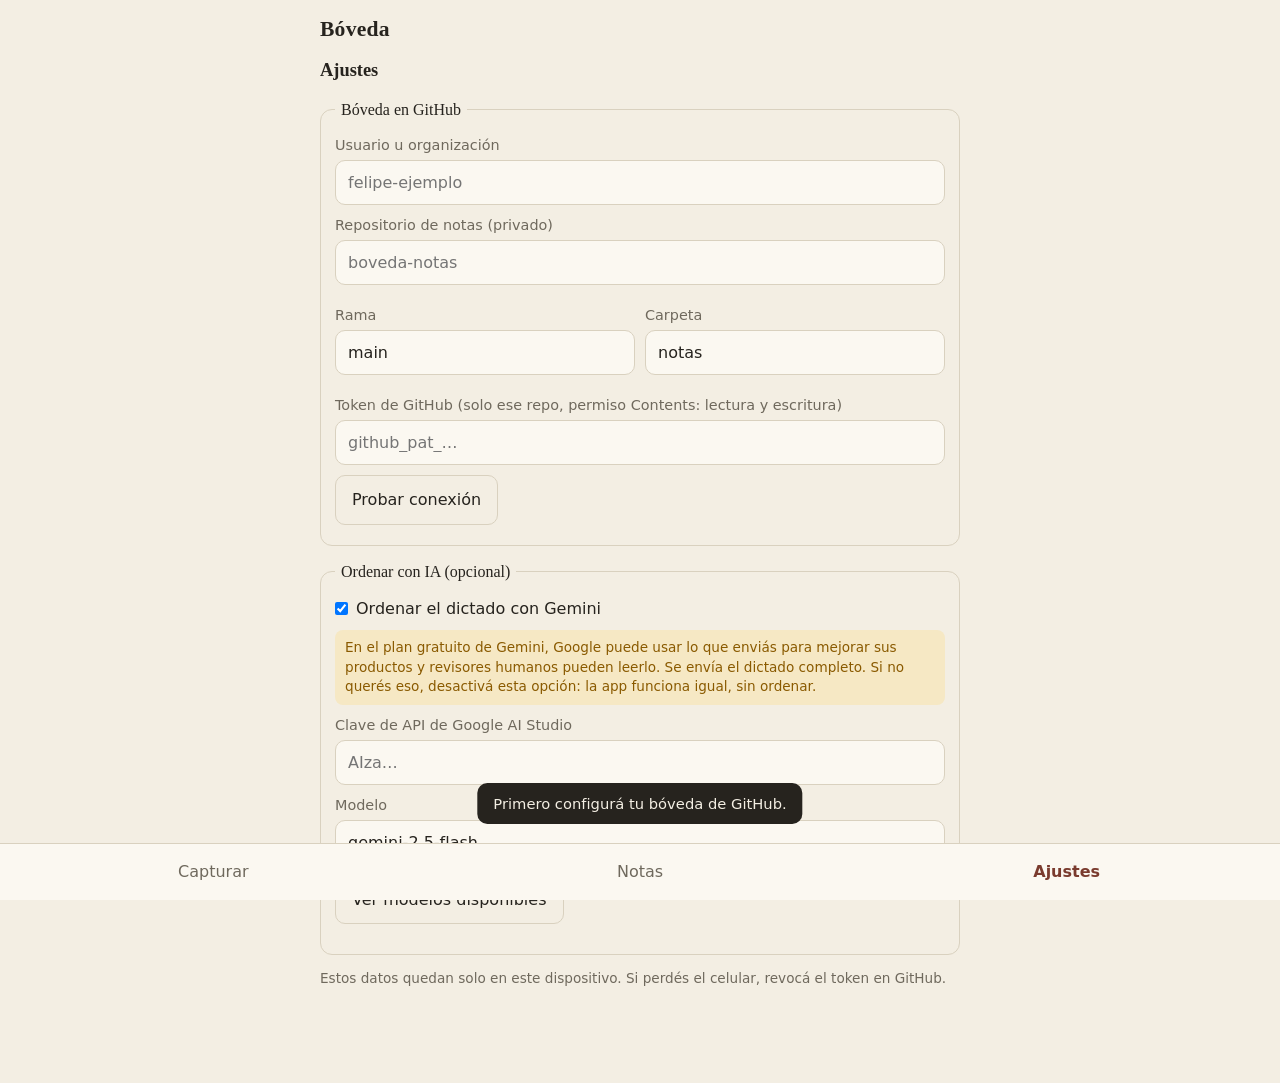
<file: index.html>
<!doctype html>
<html lang="es">
<head>
  <meta charset="utf-8">
  <meta name="viewport" content="width=device-width, initial-scale=1, viewport-fit=cover">
  <title>Bóveda</title>
  <meta name="description" content="Captura de notas por dictado hacia una bóveda de archivos Markdown en GitHub.">
  <link rel="manifest" href="manifest.webmanifest">
  <meta name="theme-color" content="#f3eee3" media="(prefers-color-scheme: light)">
  <meta name="theme-color" content="#16151a" media="(prefers-color-scheme: dark)">
  <meta name="mobile-web-app-capable" content="yes">
  <meta name="apple-mobile-web-app-capable" content="yes">
  <meta name="apple-mobile-web-app-title" content="Bóveda">
  <meta name="apple-mobile-web-app-status-bar-style" content="default">
  <link rel="apple-touch-icon" href="icons/apple-touch-icon.png">
  <link rel="icon" type="image/png" href="icons/icon-192.png">
  <link rel="stylesheet" href="style.css">
</head>
<body>
  <header class="barra">
    <h1>Bóveda</h1>
    <span id="red" class="red" aria-live="polite"></span>
  </header>

  <main>
    <!-- CAPTURAR -->
    <section id="v-capturar" class="vista">
      <div id="aviso-cola" class="franja" hidden>
        <span id="aviso-cola-txt"></span>
        <button id="btn-reintentar" type="button" class="chico">Reintentar</button>
      </div>
      <label for="dictado" class="sr">Dictado</label>
      <textarea id="dictado" rows="10" placeholder="Dictá con el micrófono del teclado o escribí. Sin título, sin carpetas: eso se resuelve después." autocomplete="off" autocapitalize="sentences" spellcheck="true"></textarea>
      <div class="fila">
        <span id="contador" class="suave">0 palabras</span>
        <button id="btn-limpiar" type="button" class="chico secundario">Vaciar</button>
      </div>
      <p id="error-captura" class="error" role="alert" hidden></p>
      <div class="fila">
        <button id="btn-revisar" type="button" class="primario">Ordenar y revisar</button>
        <button id="btn-sin-ia" type="button" class="secundario" hidden>Revisar sin ordenar</button>
      </div>
    </section>

    <!-- REVISAR -->
    <section id="v-revisar" class="vista" hidden>
      <h2>Revisá antes de guardar</h2>
      <ul id="avisos-globales" class="avisos"></ul>
      <div id="tarjetas"></div>
      <div class="fila">
        <button id="btn-volver" type="button" class="secundario">Volver al dictado</button>
        <button id="btn-guardar" type="button" class="primario">Guardar</button>
      </div>
    </section>

    <!-- NOTAS -->
    <section id="v-notas" class="vista" hidden>
      <div class="fila">
        <h2>Bóveda</h2>
        <button id="btn-actualizar" type="button" class="chico">Actualizar</button>
      </div>
      <div id="pendientes-envio"></div>
      <p id="estado-notas" class="suave"></p>
      <ul id="lista-notas" class="lista"></ul>

      <div id="lector" hidden>
        <div class="fila">
          <strong id="lector-nombre"></strong>
          <button id="btn-cerrar-lector" type="button" class="chico secundario">Cerrar</button>
        </div>
        <pre id="lector-texto"></pre>
      </div>

      <details class="caja">
        <summary>Aplicar relaciones de Claude</summary>
        <p class="suave">Pegá el bloque JSON que te devuelve el proyecto de entrelazamiento. La app actualiza <code>relaciones</code> y <code>estado</code> en las notas indicadas, sin tocar nada más.</p>
        <textarea id="json-relaciones" rows="7" placeholder='{"actualizaciones":[{"nota":"2026-10-30-ejemplo","estado":"trabajada","relaciones":[{"tipo":"continua","con":"2026-10-29-otra-nota"}]}]}' spellcheck="false"></textarea>
        <button id="btn-aplicar" type="button" class="primario">Aplicar</button>
        <pre id="resultado-aplicar" class="suave" hidden></pre>
      </details>
    </section>

    <!-- AJUSTES -->
    <section id="v-ajustes" class="vista" hidden>
      <h2>Ajustes</h2>

      <fieldset>
        <legend>Bóveda en GitHub</legend>
        <label>Usuario u organización
          <input id="c-owner" type="text" autocomplete="off" autocapitalize="none" spellcheck="false" placeholder="felipe-ejemplo">
        </label>
        <label>Repositorio de notas (privado)
          <input id="c-repo" type="text" autocomplete="off" autocapitalize="none" spellcheck="false" placeholder="boveda-notas">
        </label>
        <div class="dos">
          <label>Rama
            <input id="c-branch" type="text" autocomplete="off" autocapitalize="none" spellcheck="false" placeholder="main">
          </label>
          <label>Carpeta
            <input id="c-carpeta" type="text" autocomplete="off" autocapitalize="none" spellcheck="false" placeholder="notas">
          </label>
        </div>
        <label>Token de GitHub (solo ese repo, permiso Contents: lectura y escritura)
          <input id="c-token" type="password" autocomplete="off" autocapitalize="none" spellcheck="false" placeholder="github_pat_…">
        </label>
        <button id="btn-probar-gh" type="button" class="secundario">Probar conexión</button>
        <p id="res-gh" class="suave" aria-live="polite"></p>
      </fieldset>

      <fieldset>
        <legend>Ordenar con IA (opcional)</legend>
        <label class="check"><input id="c-usarIA" type="checkbox"> Ordenar el dictado con Gemini</label>
        <p class="aviso-priv">En el plan gratuito de Gemini, Google puede usar lo que enviás para mejorar sus productos y revisores humanos pueden leerlo. Se envía el dictado completo. Si no querés eso, desactivá esta opción: la app funciona igual, sin ordenar.</p>
        <label>Clave de API de Google AI Studio
          <input id="c-geminiKey" type="password" autocomplete="off" autocapitalize="none" spellcheck="false" placeholder="AIza…">
        </label>
        <label>Modelo
          <input id="c-modelo" type="text" autocomplete="off" autocapitalize="none" spellcheck="false" placeholder="gemini-2.5-flash">
        </label>
        <button id="btn-modelos" type="button" class="secundario">Ver modelos disponibles</button>
        <div id="lista-modelos" class="chips"></div>
        <p id="res-ia" class="suave" aria-live="polite"></p>
      </fieldset>

      <p class="suave">Estos datos quedan solo en este dispositivo. Si perdés el celular, revocá el token en GitHub.</p>
    </section>
  </main>

  <nav class="tabs" aria-label="Secciones">
    <button type="button" data-vista="capturar" class="activa">Capturar</button>
    <button type="button" data-vista="notas">Notas <span id="badge" class="badge" hidden></span></button>
    <button type="button" data-vista="ajustes">Ajustes</button>
  </nav>

  <div id="toast" class="toast" role="status" aria-live="polite" hidden></div>

  <script src="core.js"></script>
  <script src="app.js"></script>
</body>
</html>
</file>
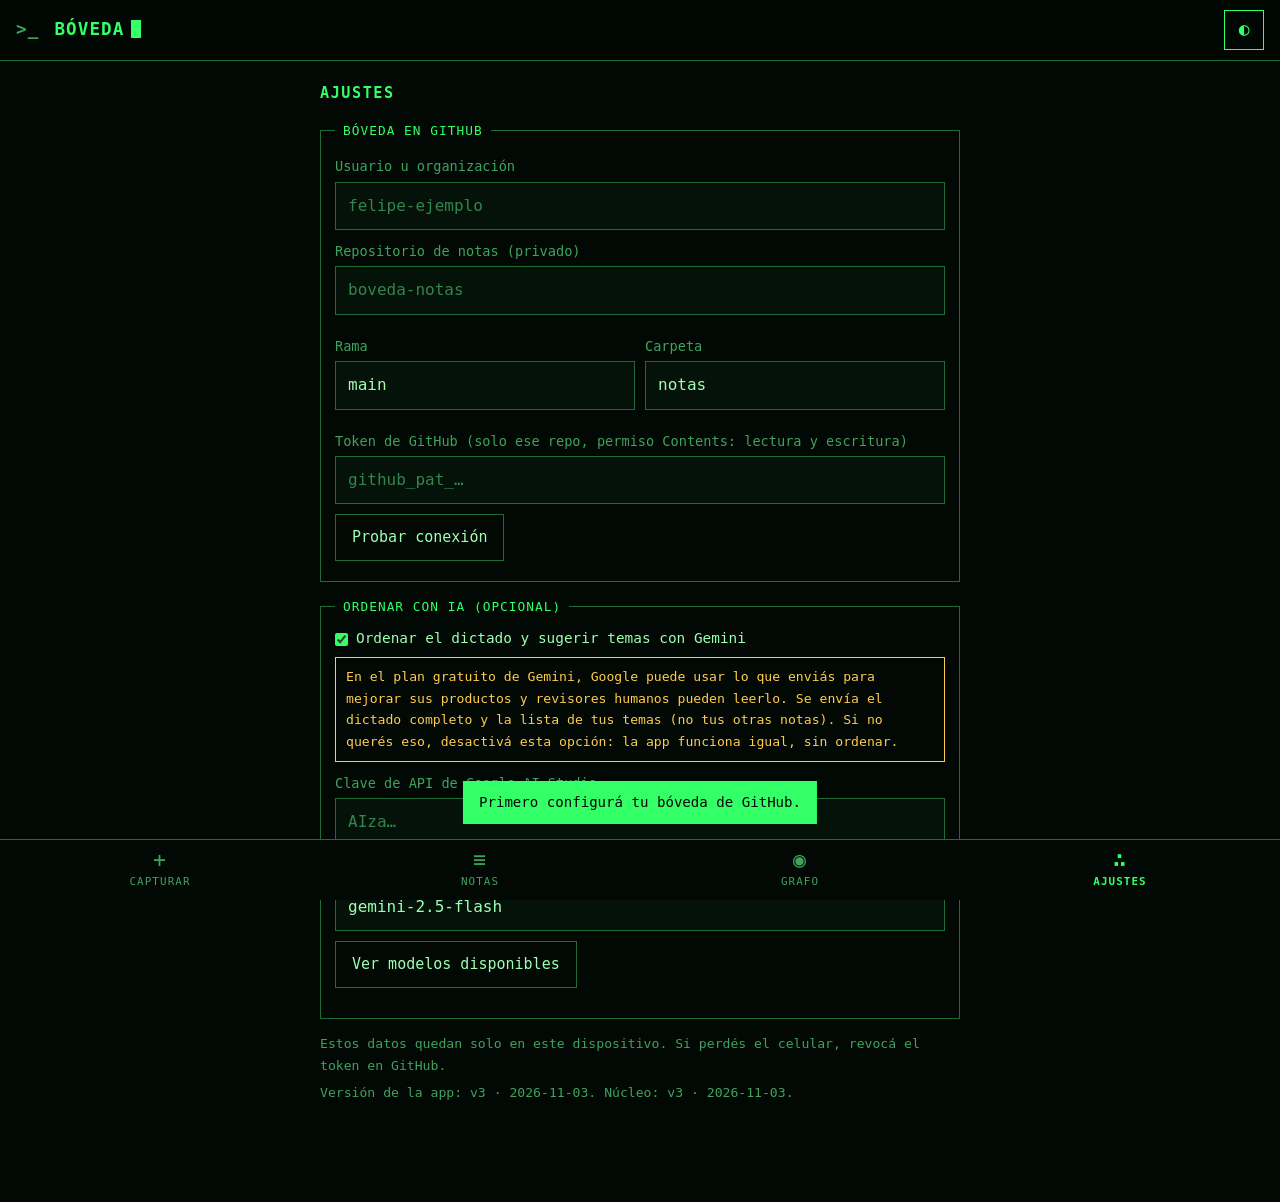
<file: docs/index.html>
<!doctype html>
<html lang="es" data-tema="oscuro">
<head>
  <meta charset="utf-8">
  <meta name="viewport" content="width=device-width, initial-scale=1, viewport-fit=cover">
  <title>Bóveda</title>
  <meta name="description" content="Notas por dictado, temas y grafo, guardados como archivos Markdown en tu repositorio de GitHub.">
  <link rel="manifest" href="manifest.webmanifest">
  <meta id="meta-color" name="theme-color" content="#020803">
  <meta name="mobile-web-app-capable" content="yes">
  <meta name="apple-mobile-web-app-capable" content="yes">
  <meta name="apple-mobile-web-app-title" content="Bóveda">
  <meta name="apple-mobile-web-app-status-bar-style" content="black">
  <link rel="apple-touch-icon" href="icons/apple-touch-icon.png">
  <link rel="icon" type="image/png" href="icons/icon-192.png">
  <script>
    /* Aplica el contraste guardado antes de pintar, para que no parpadee. */
    try {
      var c = JSON.parse(localStorage.getItem('bov.cfg') || '{}');
      if (c.tema === 'claro') {
        document.documentElement.setAttribute('data-tema', 'claro');
        document.getElementById('meta-color').setAttribute('content', '#f1f6ee');
      }
    } catch (e) { /* sin almacenamiento: queda el tema oscuro */ }
  </script>
  <link rel="stylesheet" href="style.css">
</head>
<body>
  <header class="barra">
    <h1><span class="prompt">&gt;_</span> BÓVEDA<span class="cursor" aria-hidden="true"></span></h1>
    <div class="acciones">
      <span id="red" class="red" aria-live="polite"></span>
      <button id="btn-tema" type="button" class="icono" aria-label="Cambiar contraste">◐</button>
    </div>
  </header>

  <main>
    <!-- CAPTURAR -->
    <section id="v-capturar" class="vista">
      <div id="aviso-cola" class="franja" hidden>
        <span id="aviso-cola-txt"></span>
        <button id="btn-reintentar" type="button" class="chico">Reintentar</button>
      </div>
      <label for="dictado" class="sr">Dictado</label>
      <textarea id="dictado" rows="10" placeholder="Dictá con el micrófono del teclado o escribí. Sin título, sin carpetas, sin etiquetas: eso se resuelve después." autocomplete="off" autocapitalize="sentences" spellcheck="true"></textarea>
      <div class="fila">
        <span id="contador" class="suave">0 palabras</span>
        <button id="btn-limpiar" type="button" class="chico secundario">Vaciar</button>
      </div>
      <p id="error-captura" class="error" role="alert" hidden></p>
      <div class="fila">
        <button id="btn-revisar" type="button" class="primario">Ordenar y revisar</button>
        <button id="btn-sin-ia" type="button" class="secundario" hidden>Revisar sin ordenar</button>
      </div>
    </section>

    <!-- REVISAR -->
    <section id="v-revisar" class="vista" hidden>
      <h2>Revisá antes de guardar</h2>
      <ul id="avisos-globales" class="avisos"></ul>
      <div id="tarjetas"></div>
      <div class="fila">
        <button id="btn-volver" type="button" class="secundario">Volver al dictado</button>
        <button id="btn-guardar" type="button" class="primario">Guardar</button>
      </div>
    </section>

    <!-- NOTAS -->
    <section id="v-notas" class="vista" hidden>
      <div class="fila">
        <h2>Notas</h2>
        <button id="btn-actualizar" type="button" class="chico">Actualizar</button>
      </div>
      <div id="pendientes-envio"></div>
      <p id="estado-notas" class="suave"></p>
      <div id="filtro-temas" class="chips"></div>
      <div id="lector" hidden></div>
      <ul id="lista-notas" class="lista"></ul>
      <details class="caja" id="caja-temas">
        <summary>Temas</summary>
        <div id="gestor-temas"></div>
      </details>
    </section>

    <!-- GRAFO -->
    <section id="v-grafo" class="vista" hidden>
      <div class="fila">
        <h2>Grafo</h2>
        <div class="botones">
          <button id="g-menos" type="button" class="chico" aria-label="Alejar">−</button>
          <button id="g-mas" type="button" class="chico" aria-label="Acercar">+</button>
          <button id="g-ajustar" type="button" class="chico" aria-label="Ajustar a la pantalla">⌖</button>
        </div>
      </div>
      <div class="opciones">
        <label class="check"><input id="g-temas" type="checkbox" checked> temas</label>
        <label class="check"><input id="g-rel" type="checkbox" checked> relaciones</label>
        <label class="check"><input id="g-repetidos" type="checkbox"> solo temas con 2+ notas</label>
      </div>
      <div id="grafo-lienzo" class="lienzo"></div>
      <p id="grafo-estado" class="suave"></p>
      <div id="grafo-detalle"></div>
      <div class="leyenda" aria-label="Leyenda">
        <span><b>●</b> idea</span><span><b>■</b> lectura</span><span><b>▲</b> recuerdo</span>
        <span>hueco = pendiente</span><span class="pill-demo">tema</span>
        <span class="l-continua">── continúa</span><span class="l-tensiona">╌╌ tensiona</span><span class="l-rompe">··· rompe</span>
      </div>
    </section>

    <!-- AJUSTES -->
    <section id="v-ajustes" class="vista" hidden>
      <h2>Ajustes</h2>

      <fieldset>
        <legend>Bóveda en GitHub</legend>
        <label>Usuario u organización
          <input id="c-owner" type="text" autocomplete="off" autocapitalize="none" spellcheck="false" placeholder="felipe-ejemplo">
        </label>
        <label>Repositorio de notas (privado)
          <input id="c-repo" type="text" autocomplete="off" autocapitalize="none" spellcheck="false" placeholder="boveda-notas">
        </label>
        <div class="dos">
          <label>Rama
            <input id="c-branch" type="text" autocomplete="off" autocapitalize="none" spellcheck="false" placeholder="main">
          </label>
          <label>Carpeta
            <input id="c-carpeta" type="text" autocomplete="off" autocapitalize="none" spellcheck="false" placeholder="notas">
          </label>
        </div>
        <label>Token de GitHub (solo ese repo, permiso Contents: lectura y escritura)
          <input id="c-token" type="password" autocomplete="off" autocapitalize="none" spellcheck="false" placeholder="github_pat_…">
        </label>
        <button id="btn-probar-gh" type="button" class="secundario">Probar conexión</button>
        <p id="res-gh" class="suave" aria-live="polite"></p>
      </fieldset>

      <fieldset>
        <legend>Ordenar con IA (opcional)</legend>
        <label class="check"><input id="c-usarIA" type="checkbox"> Ordenar el dictado y sugerir temas con Gemini</label>
        <p class="aviso-priv">En el plan gratuito de Gemini, Google puede usar lo que enviás para mejorar sus productos y revisores humanos pueden leerlo. Se envía el dictado completo y la lista de tus temas (no tus otras notas). Si no querés eso, desactivá esta opción: la app funciona igual, sin ordenar.</p>
        <label>Clave de API de Google AI Studio
          <input id="c-geminiKey" type="password" autocomplete="off" autocapitalize="none" spellcheck="false" placeholder="AIza…">
        </label>
        <label>Modelo
          <input id="c-modelo" type="text" autocomplete="off" autocapitalize="none" spellcheck="false" placeholder="gemini-2.5-flash">
        </label>
        <button id="btn-modelos" type="button" class="secundario">Ver modelos disponibles</button>
        <div id="lista-modelos" class="chips"></div>
        <p id="res-ia" class="suave" aria-live="polite"></p>
      </fieldset>

      <p class="suave">Estos datos quedan solo en este dispositivo. Si perdés el celular, revocá el token en GitHub.</p>
      <p id="version" class="suave"></p>
    </section>
  </main>

  <nav class="tabs" aria-label="Secciones">
    <button type="button" data-vista="capturar" class="activa"><i>+</i><span>Capturar</span></button>
    <button type="button" data-vista="notas"><i>≡</i><span>Notas <b id="badge" class="badge" hidden></b></span></button>
    <button type="button" data-vista="grafo"><i>◉</i><span>Grafo</span></button>
    <button type="button" data-vista="ajustes"><i>∴</i><span>Ajustes</span></button>
  </nav>

  <div id="toast" class="toast" role="status" aria-live="polite" hidden></div>

  <script src="core.js"></script>
  <script src="grafo.js"></script>
  <script src="app.js"></script>
</body>
</html>
</file>
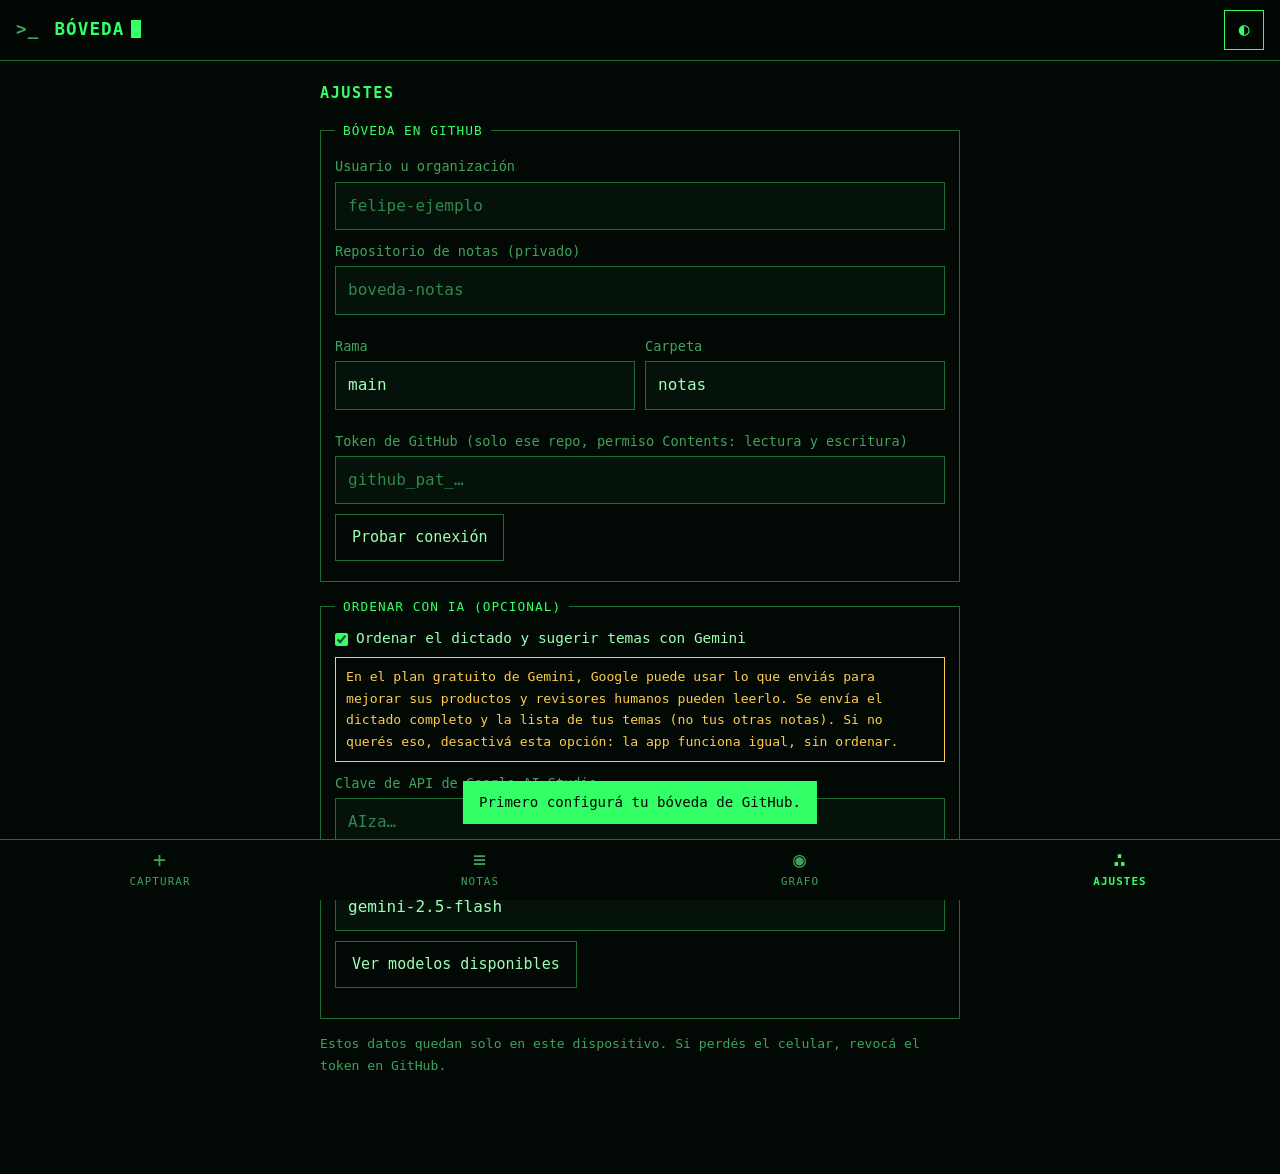
<file: boveda-docs/docs/index.html>
<!doctype html>
<html lang="es" data-tema="oscuro">
<head>
  <meta charset="utf-8">
  <meta name="viewport" content="width=device-width, initial-scale=1, viewport-fit=cover">
  <title>Bóveda</title>
  <meta name="description" content="Notas por dictado, temas y grafo, guardados como archivos Markdown en tu repositorio de GitHub.">
  <link rel="manifest" href="manifest.webmanifest">
  <meta id="meta-color" name="theme-color" content="#020803">
  <meta name="mobile-web-app-capable" content="yes">
  <meta name="apple-mobile-web-app-capable" content="yes">
  <meta name="apple-mobile-web-app-title" content="Bóveda">
  <meta name="apple-mobile-web-app-status-bar-style" content="black">
  <link rel="apple-touch-icon" href="icons/apple-touch-icon.png">
  <link rel="icon" type="image/png" href="icons/icon-192.png">
  <script>
    /* Aplica el contraste guardado antes de pintar, para que no parpadee. */
    try {
      var c = JSON.parse(localStorage.getItem('bov.cfg') || '{}');
      if (c.tema === 'claro') {
        document.documentElement.setAttribute('data-tema', 'claro');
        document.getElementById('meta-color').setAttribute('content', '#f1f6ee');
      }
    } catch (e) { /* sin almacenamiento: queda el tema oscuro */ }
  </script>
  <link rel="stylesheet" href="style.css">
</head>
<body>
  <header class="barra">
    <h1><span class="prompt">&gt;_</span> BÓVEDA<span class="cursor" aria-hidden="true"></span></h1>
    <div class="acciones">
      <span id="red" class="red" aria-live="polite"></span>
      <button id="btn-tema" type="button" class="icono" aria-label="Cambiar contraste">◐</button>
    </div>
  </header>

  <main>
    <!-- CAPTURAR -->
    <section id="v-capturar" class="vista">
      <div id="aviso-cola" class="franja" hidden>
        <span id="aviso-cola-txt"></span>
        <button id="btn-reintentar" type="button" class="chico">Reintentar</button>
      </div>
      <label for="dictado" class="sr">Dictado</label>
      <textarea id="dictado" rows="10" placeholder="Dictá con el micrófono del teclado o escribí. Sin título, sin carpetas, sin etiquetas: eso se resuelve después." autocomplete="off" autocapitalize="sentences" spellcheck="true"></textarea>
      <div class="fila">
        <span id="contador" class="suave">0 palabras</span>
        <button id="btn-limpiar" type="button" class="chico secundario">Vaciar</button>
      </div>
      <p id="error-captura" class="error" role="alert" hidden></p>
      <div class="fila">
        <button id="btn-revisar" type="button" class="primario">Ordenar y revisar</button>
        <button id="btn-sin-ia" type="button" class="secundario" hidden>Revisar sin ordenar</button>
      </div>
    </section>

    <!-- REVISAR -->
    <section id="v-revisar" class="vista" hidden>
      <h2>Revisá antes de guardar</h2>
      <ul id="avisos-globales" class="avisos"></ul>
      <div id="tarjetas"></div>
      <div class="fila">
        <button id="btn-volver" type="button" class="secundario">Volver al dictado</button>
        <button id="btn-guardar" type="button" class="primario">Guardar</button>
      </div>
    </section>

    <!-- NOTAS -->
    <section id="v-notas" class="vista" hidden>
      <div class="fila">
        <h2>Notas</h2>
        <button id="btn-actualizar" type="button" class="chico">Actualizar</button>
      </div>
      <div id="pendientes-envio"></div>
      <p id="estado-notas" class="suave"></p>
      <div id="filtro-temas" class="chips"></div>
      <div id="lector" hidden></div>
      <ul id="lista-notas" class="lista"></ul>
      <details class="caja" id="caja-temas">
        <summary>Temas</summary>
        <div id="gestor-temas"></div>
      </details>
    </section>

    <!-- GRAFO -->
    <section id="v-grafo" class="vista" hidden>
      <div class="fila">
        <h2>Grafo</h2>
        <div class="botones">
          <button id="g-menos" type="button" class="chico" aria-label="Alejar">−</button>
          <button id="g-mas" type="button" class="chico" aria-label="Acercar">+</button>
          <button id="g-ajustar" type="button" class="chico" aria-label="Ajustar a la pantalla">⌖</button>
        </div>
      </div>
      <div class="opciones">
        <label class="check"><input id="g-temas" type="checkbox" checked> temas</label>
        <label class="check"><input id="g-rel" type="checkbox" checked> relaciones</label>
        <label class="check"><input id="g-repetidos" type="checkbox"> solo temas con 2+ notas</label>
      </div>
      <div id="grafo-lienzo" class="lienzo"></div>
      <p id="grafo-estado" class="suave"></p>
      <div id="grafo-detalle"></div>
      <div class="leyenda" aria-label="Leyenda">
        <span><b>●</b> idea</span><span><b>■</b> lectura</span><span><b>▲</b> recuerdo</span>
        <span>hueco = pendiente</span><span class="pill-demo">tema</span>
        <span class="l-continua">── continúa</span><span class="l-tensiona">╌╌ tensiona</span><span class="l-rompe">··· rompe</span>
      </div>
    </section>

    <!-- AJUSTES -->
    <section id="v-ajustes" class="vista" hidden>
      <h2>Ajustes</h2>

      <fieldset>
        <legend>Bóveda en GitHub</legend>
        <label>Usuario u organización
          <input id="c-owner" type="text" autocomplete="off" autocapitalize="none" spellcheck="false" placeholder="felipe-ejemplo">
        </label>
        <label>Repositorio de notas (privado)
          <input id="c-repo" type="text" autocomplete="off" autocapitalize="none" spellcheck="false" placeholder="boveda-notas">
        </label>
        <div class="dos">
          <label>Rama
            <input id="c-branch" type="text" autocomplete="off" autocapitalize="none" spellcheck="false" placeholder="main">
          </label>
          <label>Carpeta
            <input id="c-carpeta" type="text" autocomplete="off" autocapitalize="none" spellcheck="false" placeholder="notas">
          </label>
        </div>
        <label>Token de GitHub (solo ese repo, permiso Contents: lectura y escritura)
          <input id="c-token" type="password" autocomplete="off" autocapitalize="none" spellcheck="false" placeholder="github_pat_…">
        </label>
        <button id="btn-probar-gh" type="button" class="secundario">Probar conexión</button>
        <p id="res-gh" class="suave" aria-live="polite"></p>
      </fieldset>

      <fieldset>
        <legend>Ordenar con IA (opcional)</legend>
        <label class="check"><input id="c-usarIA" type="checkbox"> Ordenar el dictado y sugerir temas con Gemini</label>
        <p class="aviso-priv">En el plan gratuito de Gemini, Google puede usar lo que enviás para mejorar sus productos y revisores humanos pueden leerlo. Se envía el dictado completo y la lista de tus temas (no tus otras notas). Si no querés eso, desactivá esta opción: la app funciona igual, sin ordenar.</p>
        <label>Clave de API de Google AI Studio
          <input id="c-geminiKey" type="password" autocomplete="off" autocapitalize="none" spellcheck="false" placeholder="AIza…">
        </label>
        <label>Modelo
          <input id="c-modelo" type="text" autocomplete="off" autocapitalize="none" spellcheck="false" placeholder="gemini-2.5-flash">
        </label>
        <button id="btn-modelos" type="button" class="secundario">Ver modelos disponibles</button>
        <div id="lista-modelos" class="chips"></div>
        <p id="res-ia" class="suave" aria-live="polite"></p>
      </fieldset>

      <p class="suave">Estos datos quedan solo en este dispositivo. Si perdés el celular, revocá el token en GitHub.</p>
    </section>
  </main>

  <nav class="tabs" aria-label="Secciones">
    <button type="button" data-vista="capturar" class="activa"><i>+</i><span>Capturar</span></button>
    <button type="button" data-vista="notas"><i>≡</i><span>Notas <b id="badge" class="badge" hidden></b></span></button>
    <button type="button" data-vista="grafo"><i>◉</i><span>Grafo</span></button>
    <button type="button" data-vista="ajustes"><i>∴</i><span>Ajustes</span></button>
  </nav>

  <div id="toast" class="toast" role="status" aria-live="polite" hidden></div>

  <script src="core.js"></script>
  <script src="grafo.js"></script>
  <script src="app.js"></script>
</body>
</html>
</file>
<file: style.css>
:root {
  --fondo: #f3eee3;
  --papel: #fbf8f1;
  --tinta: #26231e;
  --suave: #6f695d;
  --linea: #d9d1bf;
  --acento: #7a3b2e;
  --acento-tinta: #fbf8f1;
  --error: #a3261b;
  --aviso: #8a5a00;
  --aviso-fondo: #f6e8c4;
  --serif: ui-serif, "Iowan Old Style", "Palatino Linotype", Palatino, Georgia, serif;
  --sans: system-ui, -apple-system, "Segoe UI", Roboto, sans-serif;
}
@media (prefers-color-scheme: dark) {
  :root {
    --fondo: #16151a;
    --papel: #1e1d24;
    --tinta: #ece7da;
    --suave: #a29b8b;
    --linea: #36343e;
    --acento: #d99a7f;
    --acento-tinta: #1b1410;
    --error: #ff8a7d;
    --aviso: #f0c46a;
    --aviso-fondo: #3a2f14;
  }
}
* { box-sizing: border-box; }
html, body { margin: 0; background: var(--fondo); color: var(--tinta); }
body {
  font-family: var(--sans);
  font-size: 16px;
  line-height: 1.45;
  min-height: 100dvh;
  padding: env(safe-area-inset-top) 0 calc(64px + env(safe-area-inset-bottom));
}
.barra { display: flex; align-items: baseline; justify-content: space-between; padding: 14px 16px 6px; max-width: 42rem; margin: 0 auto; }
h1 { font-family: var(--serif); font-size: 1.35rem; font-weight: 600; margin: 0; letter-spacing: .01em; }
h2 { font-family: var(--serif); font-size: 1.15rem; margin: 6px 0 10px; }
.red { font-size: .8rem; color: var(--suave); }
.red.off { color: var(--aviso); }
main { max-width: 42rem; margin: 0 auto; padding: 0 16px 24px; }
.vista[hidden], [hidden] { display: none !important; }
.sr { position: absolute; left: -9999px; }

textarea, input[type=text], input[type=password], select {
  width: 100%;
  font: inherit;
  font-size: 16px; /* evita el zoom automático en iPhone */
  color: var(--tinta);
  background: var(--papel);
  border: 1px solid var(--linea);
  border-radius: 10px;
  padding: 10px 12px;
}
textarea { font-family: var(--serif); font-size: 17px; line-height: 1.5; resize: vertical; }
#dictado { min-height: 42dvh; }
textarea:focus, input:focus, select:focus, button:focus-visible { outline: 2px solid var(--acento); outline-offset: 1px; }

label { display: block; margin: 10px 0; font-size: .9rem; color: var(--suave); }
label input, label select { margin-top: 4px; color: var(--tinta); }
label.check { display: flex; gap: 8px; align-items: center; color: var(--tinta); font-size: 1rem; }
label.check input { width: auto; margin: 0; }
.dos { display: grid; grid-template-columns: 1fr 1fr; gap: 10px; }
fieldset { border: 1px solid var(--linea); border-radius: 12px; margin: 14px 0; padding: 4px 14px 14px; }
legend { font-family: var(--serif); padding: 0 6px; }

.fila { display: flex; gap: 10px; align-items: center; justify-content: space-between; margin: 10px 0; flex-wrap: wrap; }
.suave { color: var(--suave); font-size: .85rem; margin: 6px 0; }
.error { color: var(--error); margin: 8px 0; }

button { font: inherit; cursor: pointer; border-radius: 10px; border: 1px solid var(--linea); background: var(--papel); color: var(--tinta); padding: 12px 16px; min-height: 44px; }
button.primario { background: var(--acento); color: var(--acento-tinta); border-color: var(--acento); font-weight: 600; flex: 1; }
button.secundario { background: transparent; }
button.chico { padding: 6px 12px; min-height: 36px; font-size: .9rem; }
button:disabled { opacity: .55; cursor: default; }

.franja { display: flex; gap: 10px; align-items: center; justify-content: space-between; background: var(--aviso-fondo); color: var(--aviso); border-radius: 10px; padding: 8px 12px; margin-bottom: 10px; font-size: .9rem; }

.tarjeta { background: var(--papel); border: 1px solid var(--linea); border-radius: 12px; padding: 12px; margin: 12px 0; }
.tarjeta textarea { min-height: 9rem; }
.tarjeta .arriba { display: grid; grid-template-columns: 9.5rem 1fr; gap: 8px; }
.tarjeta.falta select { border-color: var(--acento); box-shadow: 0 0 0 2px color-mix(in srgb, var(--acento) 30%, transparent); }
.pregunta { margin: 8px 0 0; font-weight: 600; color: var(--acento); }
.avisos { list-style: none; padding: 0; margin: 8px 0; }
.avisos li { background: var(--aviso-fondo); color: var(--aviso); border-radius: 8px; padding: 6px 10px; margin: 6px 0; font-size: .88rem; }
.aviso-priv { background: var(--aviso-fondo); color: var(--aviso); border-radius: 8px; padding: 8px 10px; font-size: .85rem; margin: 6px 0 10px; }

.lista { list-style: none; padding: 0; margin: 8px 0; }
.lista li button { width: 100%; text-align: left; margin: 4px 0; display: block; }
.lista .f { color: var(--suave); font-size: .8rem; display: block; }
.lista .nombre { font-family: var(--serif); }
pre { white-space: pre-wrap; word-wrap: break-word; font-family: var(--serif); background: var(--papel); border: 1px solid var(--linea); border-radius: 10px; padding: 12px; font-size: .95rem; }
.caja { border: 1px solid var(--linea); border-radius: 12px; padding: 8px 12px; margin: 16px 0; }
.caja summary { cursor: pointer; padding: 6px 0; font-family: var(--serif); }
code { font-size: .85em; }

.chips { display: flex; flex-wrap: wrap; gap: 6px; margin: 8px 0; }
.chips button { padding: 4px 10px; min-height: 32px; font-size: .85rem; }

.tabs { position: fixed; left: 0; right: 0; bottom: 0; display: grid; grid-template-columns: repeat(3, 1fr); background: var(--papel); border-top: 1px solid var(--linea); padding-bottom: env(safe-area-inset-bottom); }
.tabs button { border: 0; border-radius: 0; background: transparent; min-height: 56px; color: var(--suave); }
.tabs button.activa { color: var(--acento); font-weight: 700; }
.badge { display: inline-block; min-width: 1.3em; padding: 0 .4em; border-radius: 1em; background: var(--acento); color: var(--acento-tinta); font-size: .75rem; }

.toast { position: fixed; left: 50%; transform: translateX(-50%); bottom: calc(76px + env(safe-area-inset-bottom)); max-width: 90vw; background: var(--tinta); color: var(--fondo); padding: 10px 16px; border-radius: 10px; font-size: .92rem; z-index: 10; }
</file>
<file: docs/style.css>
/* Bóveda — terminal de fósforo: texto monoespaciado, bordes finos, un solo color de acento. */
:root {
  color-scheme: dark;
  --fondo: #020803;
  --caja: #041209;
  --fosforo: #33ff66;
  --texto: #9dffb4;
  --tenue: #3fa35d;
  --borde: #1d6b35;
  --cita: #d7ff6b;
  --aviso: #ffcc4d;
  --error: #ff5f56;
  --sobre: #020803;
  --mono: "IBM Plex Mono", "JetBrains Mono", "Fira Code", ui-monospace, "DejaVu Sans Mono", Menlo, Consolas, monospace;
}
:root[data-tema="claro"] {
  color-scheme: light;
  --fondo: #f1f6ee;
  --caja: #e6efe1;
  --fosforo: #0a6b2a;
  --texto: #12351e;
  --tenue: #3f6b4d;
  --borde: #9fbfa8;
  --cita: #4d6b00;
  --aviso: #8a5a00;
  --error: #b3261e;
  --sobre: #f1f6ee;
}

* { box-sizing: border-box; }
html, body { margin: 0; background: var(--fondo); color: var(--texto); }
body {
  font-family: var(--mono);
  font-size: 15px;
  line-height: 1.65;
  min-height: 100dvh;
  padding-bottom: calc(68px + env(safe-area-inset-bottom));
}

/* Encabezado */
.barra {
  position: sticky; top: 0; z-index: 5;
  display: flex; align-items: center; justify-content: space-between;
  padding: calc(10px + env(safe-area-inset-top)) 16px 10px;
  background: color-mix(in srgb, var(--fondo) 94%, transparent);
  border-bottom: 1px solid var(--borde);
}
h1 { font-size: 1.1rem; font-weight: 700; margin: 0; color: var(--fosforo); letter-spacing: .06em; }
h1 .prompt { color: var(--tenue); margin-right: .2em; }
.cursor { display: inline-block; width: .6em; height: 1.05em; margin-left: .35em; vertical-align: -.15em; background: var(--fosforo); animation: parpadeo 1.1s steps(1) infinite; }
@keyframes parpadeo { 50% { opacity: 0; } }
@media (prefers-reduced-motion: reduce) { .cursor { animation: none; } }
.acciones { display: flex; align-items: center; gap: 10px; }
.red { font-size: .75rem; color: var(--tenue); }
.red.off { color: var(--aviso); }
.icono { padding: 0; width: 40px; height: 40px; min-height: 40px; font-size: 1.1rem; }

main { max-width: 42rem; margin: 0 auto; padding: 14px 16px 24px; }
h2 { font-size: .95rem; font-weight: 700; margin: 6px 0 10px; color: var(--fosforo); text-transform: uppercase; letter-spacing: .1em; }
h3 { font-size: 1.05rem; margin: 0; color: var(--fosforo); line-height: 1.4; }
.vista[hidden], [hidden] { display: none !important; }
.sr { position: absolute; left: -9999px; }

/* Controles */
textarea, input[type=text], input[type=password], select {
  width: 100%;
  font: inherit;
  font-size: 16px; /* evita el zoom automático en iPhone */
  color: var(--texto);
  background: var(--caja);
  border: 1px solid var(--borde);
  border-radius: 0;
  padding: 10px 12px;
}
textarea { line-height: 1.55; resize: vertical; }
#dictado { min-height: 42dvh; }
::placeholder { color: var(--tenue); opacity: .8; }
textarea:focus, input:focus, select:focus { outline: none; border-color: var(--fosforo); box-shadow: 0 0 0 1px var(--fosforo); }
button:focus-visible { outline: 2px solid var(--fosforo); outline-offset: 2px; }

label { display: block; margin: 10px 0; font-size: .85rem; color: var(--tenue); }
label input, label select { margin-top: 4px; }
label.check { display: flex; gap: 8px; align-items: center; color: var(--texto); font-size: .9rem; margin: 6px 0; }
label.check input { width: auto; margin: 0; accent-color: var(--fosforo); }
.dos { display: grid; grid-template-columns: 1fr 1fr; gap: 10px; }
fieldset { border: 1px solid var(--borde); border-radius: 0; margin: 14px 0; padding: 4px 14px 14px; }
legend { padding: 0 8px; color: var(--fosforo); text-transform: uppercase; letter-spacing: .08em; font-size: .8rem; }

.fila { display: flex; gap: 10px; align-items: center; justify-content: space-between; margin: 10px 0; flex-wrap: wrap; }
.botones { display: flex; gap: 6px; }
.opciones { display: flex; flex-wrap: wrap; gap: 2px 16px; }
.suave { color: var(--tenue); font-size: .82rem; margin: 6px 0; }
.error { color: var(--error); margin: 8px 0; }

button {
  font: inherit; cursor: pointer; border-radius: 0; min-height: 44px; padding: 10px 16px;
  border: 1px solid var(--fosforo); background: transparent; color: var(--fosforo);
}
button:hover { background: color-mix(in srgb, var(--fosforo) 12%, transparent); }
button.primario { background: var(--fosforo); color: var(--sobre); font-weight: 700; flex: 1; }
button.primario:hover { background: var(--cita); border-color: var(--cita); }
button.secundario { border-color: var(--borde); color: var(--texto); }
button.chico { padding: 4px 12px; min-height: 36px; font-size: .85rem; }
button:disabled { opacity: .5; cursor: default; }

.franja { display: flex; gap: 10px; align-items: center; justify-content: space-between; border: 1px solid var(--aviso); color: var(--aviso); padding: 8px 12px; margin-bottom: 10px; font-size: .85rem; }

/* Tarjetas (revisión) */
.tarjeta { background: var(--caja); border: 1px solid var(--borde); padding: 12px; margin: 12px 0; }
.tarjeta textarea { min-height: 9rem; margin-top: 8px; }
.tarjeta .arriba { display: grid; grid-template-columns: 9.5rem 1fr; gap: 8px; }
.tarjeta.falta select { border-color: var(--fosforo); box-shadow: 0 0 0 1px var(--fosforo); }
.tarjeta .rotulo { margin: 10px 0 4px; font-size: .78rem; color: var(--tenue); text-transform: uppercase; letter-spacing: .08em; }
.pregunta { margin: 8px 0 0; font-weight: 700; color: var(--cita); }
.avisos { list-style: none; padding: 0; margin: 8px 0; }
.avisos li { border: 1px solid var(--aviso); color: var(--aviso); padding: 6px 10px; margin: 6px 0; font-size: .84rem; }
.aviso-priv { border: 1px solid var(--aviso); color: var(--aviso); padding: 8px 10px; font-size: .82rem; margin: 6px 0 10px; }

/* Listado de notas: misma estructura que una ficha */
.lista { list-style: none; padding: 0; margin: 8px 0; }
.lista li { margin: 10px 0; }
.ficha { display: block; width: 100%; text-align: left; padding: 12px 14px; border-color: var(--borde); background: var(--caja); color: var(--texto); }
.ficha:hover { border-color: var(--fosforo); background: var(--caja); }
.ficha .arriba { display: flex; justify-content: space-between; gap: 8px; font-size: .75rem; color: var(--tenue); text-transform: uppercase; letter-spacing: .08em; padding-bottom: 6px; margin-bottom: 8px; border-bottom: 1px dashed var(--borde); }
.ficha .titulo { display: block; font-weight: 700; color: var(--fosforo); line-height: 1.4; margin-bottom: 4px; }
.ficha .previa { display: block; color: var(--texto); font-size: .9rem; line-height: 1.55; }
.ficha .pie { display: block; margin-top: 8px; font-size: .75rem; color: var(--tenue); }
.etq { color: var(--cita); margin-right: .6em; }
.pend { color: var(--aviso); }

/* Chips (temas, vocabulario) */
.chips { display: flex; flex-wrap: wrap; gap: 6px; margin: 8px 0; }
.chips button, .chip { min-height: 30px; padding: 2px 10px; font-size: .8rem; border: 1px solid var(--borde); color: var(--texto); background: transparent; }
.chip.on, .chips button.on { border-color: var(--fosforo); color: var(--sobre); background: var(--fosforo); }
.chip { display: inline-flex; align-items: center; gap: 6px; }

/* Lector / editor de una nota */
#lector { border: 1px solid var(--fosforo); background: var(--caja); padding: 14px; margin: 10px 0 16px; }
#lector .meta { font-size: .78rem; color: var(--tenue); text-transform: uppercase; letter-spacing: .08em; margin: 4px 0 10px; }
#lector .bloque { margin: 14px 0; padding-top: 10px; border-top: 1px dashed var(--borde); }
#lector .bloque > .rotulo { font-size: .78rem; color: var(--tenue); text-transform: uppercase; letter-spacing: .08em; margin-bottom: 6px; }
#lector .texto { white-space: pre-wrap; word-wrap: break-word; margin: 0; font-family: var(--mono); font-size: .92rem; line-height: 1.65; }
#lector ul { list-style: none; padding: 0; margin: 6px 0; }
#lector li { display: flex; justify-content: space-between; align-items: center; gap: 8px; padding: 4px 0; font-size: .88rem; }
#lector .form-rel { display: grid; grid-template-columns: 7.5rem 1fr; gap: 6px; margin-top: 8px; }
#lector .form-rel button { grid-column: 1 / -1; }
.t-continua { color: var(--cita); }
.t-tensiona { color: var(--aviso); }
.t-rompe { color: var(--error); }

.caja { border: 1px solid var(--borde); padding: 8px 12px; margin: 16px 0; }
.caja summary { cursor: pointer; padding: 6px 0; color: var(--fosforo); text-transform: uppercase; letter-spacing: .08em; font-size: .85rem; }
.registro { white-space: pre-wrap; font-size: .8rem; color: var(--tenue); margin: 8px 0 0; font-family: var(--mono); }
code { font-size: .85em; color: var(--cita); }

/* Grafo */
.lienzo { height: 62dvh; min-height: 320px; border: 1px solid var(--borde); background: var(--caja); position: relative; overflow: hidden; }
.grafo-svg { width: 100%; height: 100%; display: block; touch-action: none; cursor: grab; user-select: none; -webkit-user-select: none; }
.grafo-svg:active { cursor: grabbing; }
.grafo-svg .arista { stroke: var(--borde); stroke-width: 1; fill: none; }
.grafo-svg .arista.continua { stroke: var(--cita); stroke-width: 2; }
.grafo-svg .arista.tensiona { stroke: var(--aviso); stroke-width: 2; stroke-dasharray: 7 5; }
.grafo-svg .arista.rompe { stroke: var(--error); stroke-width: 2; stroke-dasharray: 2 5; stroke-linecap: round; }
.grafo-svg .arista.activa { stroke: var(--fosforo); stroke-width: 2.4; }
.grafo-svg .arista.continua.activa { stroke: var(--cita); }
.grafo-svg .arista.tensiona.activa { stroke: var(--aviso); }
.grafo-svg .arista.rompe.activa { stroke: var(--error); }
.grafo-svg .punta-continua { fill: var(--cita); }
.grafo-svg .punta-rompe { fill: var(--error); }
.grafo-svg .forma { stroke: var(--fosforo); stroke-width: 2; fill: var(--fosforo); }
.grafo-svg .pendiente .forma { fill: var(--caja); }
.grafo-svg .rotulo { fill: var(--texto); font-family: var(--mono); font-size: 11px; text-anchor: middle; pointer-events: none; }
.grafo-svg .pill { fill: var(--caja); stroke: var(--tenue); stroke-width: 1.2; }
.grafo-svg .tema .rotulo { fill: var(--fosforo); font-size: 12px; dominant-baseline: central; }
.grafo-svg .nodo { cursor: pointer; }
.grafo-svg .nodo.sel .forma, .grafo-svg .nodo.sel .pill { stroke: var(--cita); stroke-width: 3; }
.grafo-svg .nodo.sel .rotulo { fill: var(--cita); }
.grafo-svg .opaco { opacity: .18; }
.grafo-svg.zoom-bajo .nota .rotulo { display: none; }
#grafo-detalle { margin: 12px 0; }
#grafo-detalle .ficha { cursor: default; }
.leyenda { display: flex; flex-wrap: wrap; gap: 4px 14px; font-size: .75rem; color: var(--tenue); margin: 10px 0; }
.leyenda b { color: var(--fosforo); }
.pill-demo { border: 1px solid var(--tenue); padding: 0 8px; color: var(--fosforo); }
.l-continua { color: var(--cita); } .l-tensiona { color: var(--aviso); } .l-rompe { color: var(--error); }

/* Barra inferior */
.tabs { position: fixed; left: 0; right: 0; bottom: 0; display: grid; grid-template-columns: repeat(4, 1fr); background: var(--fondo); border-top: 1px solid var(--borde); padding-bottom: env(safe-area-inset-bottom); z-index: 5; }
.tabs button { border: 0; background: transparent; min-height: 60px; padding: 6px 2px; color: var(--tenue); display: flex; flex-direction: column; align-items: center; justify-content: center; gap: 2px; font-size: .68rem; text-transform: uppercase; letter-spacing: .1em; }
.tabs button i { font-style: normal; font-size: 1.35rem; line-height: 1; }
.tabs button.activa { color: var(--fosforo); font-weight: 700; }
.badge { display: inline-block; min-width: 1.4em; padding: 0 .35em; background: var(--fosforo); color: var(--sobre); font-size: .7rem; text-align: center; }

.toast { position: fixed; left: 50%; transform: translateX(-50%); bottom: calc(76px + env(safe-area-inset-bottom)); width: max-content; max-width: 90vw; background: var(--fosforo); color: var(--sobre); padding: 10px 16px; font-size: .88rem; z-index: 10; }
</file>
<file: boveda-docs/docs/style.css>
/* Bóveda — terminal de fósforo: texto monoespaciado, bordes finos, un solo color de acento. */
:root {
  color-scheme: dark;
  --fondo: #020803;
  --caja: #041209;
  --fosforo: #33ff66;
  --texto: #9dffb4;
  --tenue: #3fa35d;
  --borde: #1d6b35;
  --cita: #d7ff6b;
  --aviso: #ffcc4d;
  --error: #ff5f56;
  --sobre: #020803;
  --mono: "IBM Plex Mono", "JetBrains Mono", "Fira Code", ui-monospace, "DejaVu Sans Mono", Menlo, Consolas, monospace;
}
:root[data-tema="claro"] {
  color-scheme: light;
  --fondo: #f1f6ee;
  --caja: #e6efe1;
  --fosforo: #0a6b2a;
  --texto: #12351e;
  --tenue: #3f6b4d;
  --borde: #9fbfa8;
  --cita: #4d6b00;
  --aviso: #8a5a00;
  --error: #b3261e;
  --sobre: #f1f6ee;
}

* { box-sizing: border-box; }
html, body { margin: 0; background: var(--fondo); color: var(--texto); }
body {
  font-family: var(--mono);
  font-size: 15px;
  line-height: 1.65;
  min-height: 100dvh;
  padding-bottom: calc(68px + env(safe-area-inset-bottom));
}

/* Encabezado */
.barra {
  position: sticky; top: 0; z-index: 5;
  display: flex; align-items: center; justify-content: space-between;
  padding: calc(10px + env(safe-area-inset-top)) 16px 10px;
  background: color-mix(in srgb, var(--fondo) 94%, transparent);
  border-bottom: 1px solid var(--borde);
}
h1 { font-size: 1.1rem; font-weight: 700; margin: 0; color: var(--fosforo); letter-spacing: .06em; }
h1 .prompt { color: var(--tenue); margin-right: .2em; }
.cursor { display: inline-block; width: .6em; height: 1.05em; margin-left: .35em; vertical-align: -.15em; background: var(--fosforo); animation: parpadeo 1.1s steps(1) infinite; }
@keyframes parpadeo { 50% { opacity: 0; } }
@media (prefers-reduced-motion: reduce) { .cursor { animation: none; } }
.acciones { display: flex; align-items: center; gap: 10px; }
.red { font-size: .75rem; color: var(--tenue); }
.red.off { color: var(--aviso); }
.icono { padding: 0; width: 40px; height: 40px; min-height: 40px; font-size: 1.1rem; }

main { max-width: 42rem; margin: 0 auto; padding: 14px 16px 24px; }
h2 { font-size: .95rem; font-weight: 700; margin: 6px 0 10px; color: var(--fosforo); text-transform: uppercase; letter-spacing: .1em; }
h3 { font-size: 1.05rem; margin: 0; color: var(--fosforo); line-height: 1.4; }
.vista[hidden], [hidden] { display: none !important; }
.sr { position: absolute; left: -9999px; }

/* Controles */
textarea, input[type=text], input[type=password], select {
  width: 100%;
  font: inherit;
  font-size: 16px; /* evita el zoom automático en iPhone */
  color: var(--texto);
  background: var(--caja);
  border: 1px solid var(--borde);
  border-radius: 0;
  padding: 10px 12px;
}
textarea { line-height: 1.55; resize: vertical; }
#dictado { min-height: 42dvh; }
::placeholder { color: var(--tenue); opacity: .8; }
textarea:focus, input:focus, select:focus { outline: none; border-color: var(--fosforo); box-shadow: 0 0 0 1px var(--fosforo); }
button:focus-visible { outline: 2px solid var(--fosforo); outline-offset: 2px; }

label { display: block; margin: 10px 0; font-size: .85rem; color: var(--tenue); }
label input, label select { margin-top: 4px; }
label.check { display: flex; gap: 8px; align-items: center; color: var(--texto); font-size: .9rem; margin: 6px 0; }
label.check input { width: auto; margin: 0; accent-color: var(--fosforo); }
.dos { display: grid; grid-template-columns: 1fr 1fr; gap: 10px; }
fieldset { border: 1px solid var(--borde); border-radius: 0; margin: 14px 0; padding: 4px 14px 14px; }
legend { padding: 0 8px; color: var(--fosforo); text-transform: uppercase; letter-spacing: .08em; font-size: .8rem; }

.fila { display: flex; gap: 10px; align-items: center; justify-content: space-between; margin: 10px 0; flex-wrap: wrap; }
.botones { display: flex; gap: 6px; }
.opciones { display: flex; flex-wrap: wrap; gap: 2px 16px; }
.suave { color: var(--tenue); font-size: .82rem; margin: 6px 0; }
.error { color: var(--error); margin: 8px 0; }

button {
  font: inherit; cursor: pointer; border-radius: 0; min-height: 44px; padding: 10px 16px;
  border: 1px solid var(--fosforo); background: transparent; color: var(--fosforo);
}
button:hover { background: color-mix(in srgb, var(--fosforo) 12%, transparent); }
button.primario { background: var(--fosforo); color: var(--sobre); font-weight: 700; flex: 1; }
button.primario:hover { background: var(--cita); border-color: var(--cita); }
button.secundario { border-color: var(--borde); color: var(--texto); }
button.chico { padding: 4px 12px; min-height: 36px; font-size: .85rem; }
button:disabled { opacity: .5; cursor: default; }

.franja { display: flex; gap: 10px; align-items: center; justify-content: space-between; border: 1px solid var(--aviso); color: var(--aviso); padding: 8px 12px; margin-bottom: 10px; font-size: .85rem; }

/* Tarjetas (revisión) */
.tarjeta { background: var(--caja); border: 1px solid var(--borde); padding: 12px; margin: 12px 0; }
.tarjeta textarea { min-height: 9rem; margin-top: 8px; }
.tarjeta .arriba { display: grid; grid-template-columns: 9.5rem 1fr; gap: 8px; }
.tarjeta.falta select { border-color: var(--fosforo); box-shadow: 0 0 0 1px var(--fosforo); }
.tarjeta .rotulo { margin: 10px 0 4px; font-size: .78rem; color: var(--tenue); text-transform: uppercase; letter-spacing: .08em; }
.pregunta { margin: 8px 0 0; font-weight: 700; color: var(--cita); }
.avisos { list-style: none; padding: 0; margin: 8px 0; }
.avisos li { border: 1px solid var(--aviso); color: var(--aviso); padding: 6px 10px; margin: 6px 0; font-size: .84rem; }
.aviso-priv { border: 1px solid var(--aviso); color: var(--aviso); padding: 8px 10px; font-size: .82rem; margin: 6px 0 10px; }

/* Listado de notas: misma estructura que una ficha */
.lista { list-style: none; padding: 0; margin: 8px 0; }
.lista li { margin: 10px 0; }
.ficha { display: block; width: 100%; text-align: left; padding: 12px 14px; border-color: var(--borde); background: var(--caja); color: var(--texto); }
.ficha:hover { border-color: var(--fosforo); background: var(--caja); }
.ficha .arriba { display: flex; justify-content: space-between; gap: 8px; font-size: .75rem; color: var(--tenue); text-transform: uppercase; letter-spacing: .08em; padding-bottom: 6px; margin-bottom: 8px; border-bottom: 1px dashed var(--borde); }
.ficha .titulo { display: block; font-weight: 700; color: var(--fosforo); line-height: 1.4; margin-bottom: 4px; }
.ficha .previa { display: block; color: var(--texto); font-size: .9rem; line-height: 1.55; }
.ficha .pie { display: block; margin-top: 8px; font-size: .75rem; color: var(--tenue); }
.etq { color: var(--cita); margin-right: .6em; }
.pend { color: var(--aviso); }

/* Chips (temas, vocabulario) */
.chips { display: flex; flex-wrap: wrap; gap: 6px; margin: 8px 0; }
.chips button, .chip { min-height: 30px; padding: 2px 10px; font-size: .8rem; border: 1px solid var(--borde); color: var(--texto); background: transparent; }
.chip.on, .chips button.on { border-color: var(--fosforo); color: var(--sobre); background: var(--fosforo); }
.chip { display: inline-flex; align-items: center; gap: 6px; }

/* Lector / editor de una nota */
#lector { border: 1px solid var(--fosforo); background: var(--caja); padding: 14px; margin: 10px 0 16px; }
#lector .meta { font-size: .78rem; color: var(--tenue); text-transform: uppercase; letter-spacing: .08em; margin: 4px 0 10px; }
#lector .bloque { margin: 14px 0; padding-top: 10px; border-top: 1px dashed var(--borde); }
#lector .bloque > .rotulo { font-size: .78rem; color: var(--tenue); text-transform: uppercase; letter-spacing: .08em; margin-bottom: 6px; }
#lector .texto { white-space: pre-wrap; word-wrap: break-word; margin: 0; font-family: var(--mono); font-size: .92rem; line-height: 1.65; }
#lector ul { list-style: none; padding: 0; margin: 6px 0; }
#lector li { display: flex; justify-content: space-between; align-items: center; gap: 8px; padding: 4px 0; font-size: .88rem; }
#lector .form-rel { display: grid; grid-template-columns: 7.5rem 1fr; gap: 6px; margin-top: 8px; }
#lector .form-rel button { grid-column: 1 / -1; }
.t-continua { color: var(--cita); }
.t-tensiona { color: var(--aviso); }
.t-rompe { color: var(--error); }

.caja { border: 1px solid var(--borde); padding: 8px 12px; margin: 16px 0; }
.caja summary { cursor: pointer; padding: 6px 0; color: var(--fosforo); text-transform: uppercase; letter-spacing: .08em; font-size: .85rem; }
.registro { white-space: pre-wrap; font-size: .8rem; color: var(--tenue); margin: 8px 0 0; font-family: var(--mono); }
code { font-size: .85em; color: var(--cita); }

/* Grafo */
.lienzo { height: 62dvh; min-height: 320px; border: 1px solid var(--borde); background: var(--caja); position: relative; overflow: hidden; }
.grafo-svg { width: 100%; height: 100%; display: block; touch-action: none; cursor: grab; user-select: none; -webkit-user-select: none; }
.grafo-svg:active { cursor: grabbing; }
.grafo-svg .arista { stroke: var(--borde); stroke-width: 1; fill: none; }
.grafo-svg .arista.continua { stroke: var(--cita); stroke-width: 2; }
.grafo-svg .arista.tensiona { stroke: var(--aviso); stroke-width: 2; stroke-dasharray: 7 5; }
.grafo-svg .arista.rompe { stroke: var(--error); stroke-width: 2; stroke-dasharray: 2 5; stroke-linecap: round; }
.grafo-svg .arista.activa { stroke: var(--fosforo); stroke-width: 2.4; }
.grafo-svg .arista.continua.activa { stroke: var(--cita); }
.grafo-svg .arista.tensiona.activa { stroke: var(--aviso); }
.grafo-svg .arista.rompe.activa { stroke: var(--error); }
.grafo-svg .punta-continua { fill: var(--cita); }
.grafo-svg .punta-rompe { fill: var(--error); }
.grafo-svg .forma { stroke: var(--fosforo); stroke-width: 2; fill: var(--fosforo); }
.grafo-svg .pendiente .forma { fill: var(--caja); }
.grafo-svg .rotulo { fill: var(--texto); font-family: var(--mono); font-size: 11px; text-anchor: middle; pointer-events: none; }
.grafo-svg .pill { fill: var(--caja); stroke: var(--tenue); stroke-width: 1.2; }
.grafo-svg .tema .rotulo { fill: var(--fosforo); font-size: 12px; dominant-baseline: central; }
.grafo-svg .nodo { cursor: pointer; }
.grafo-svg .nodo.sel .forma, .grafo-svg .nodo.sel .pill { stroke: var(--cita); stroke-width: 3; }
.grafo-svg .nodo.sel .rotulo { fill: var(--cita); }
.grafo-svg .opaco { opacity: .18; }
.grafo-svg.zoom-bajo .nota .rotulo { display: none; }
#grafo-detalle { margin: 12px 0; }
#grafo-detalle .ficha { cursor: default; }
.leyenda { display: flex; flex-wrap: wrap; gap: 4px 14px; font-size: .75rem; color: var(--tenue); margin: 10px 0; }
.leyenda b { color: var(--fosforo); }
.pill-demo { border: 1px solid var(--tenue); padding: 0 8px; color: var(--fosforo); }
.l-continua { color: var(--cita); } .l-tensiona { color: var(--aviso); } .l-rompe { color: var(--error); }

/* Barra inferior */
.tabs { position: fixed; left: 0; right: 0; bottom: 0; display: grid; grid-template-columns: repeat(4, 1fr); background: var(--fondo); border-top: 1px solid var(--borde); padding-bottom: env(safe-area-inset-bottom); z-index: 5; }
.tabs button { border: 0; background: transparent; min-height: 60px; padding: 6px 2px; color: var(--tenue); display: flex; flex-direction: column; align-items: center; justify-content: center; gap: 2px; font-size: .68rem; text-transform: uppercase; letter-spacing: .1em; }
.tabs button i { font-style: normal; font-size: 1.35rem; line-height: 1; }
.tabs button.activa { color: var(--fosforo); font-weight: 700; }
.badge { display: inline-block; min-width: 1.4em; padding: 0 .35em; background: var(--fosforo); color: var(--sobre); font-size: .7rem; text-align: center; }

.toast { position: fixed; left: 50%; transform: translateX(-50%); bottom: calc(76px + env(safe-area-inset-bottom)); width: max-content; max-width: 90vw; background: var(--fosforo); color: var(--sobre); padding: 10px 16px; font-size: .88rem; z-index: 10; }
</file>
